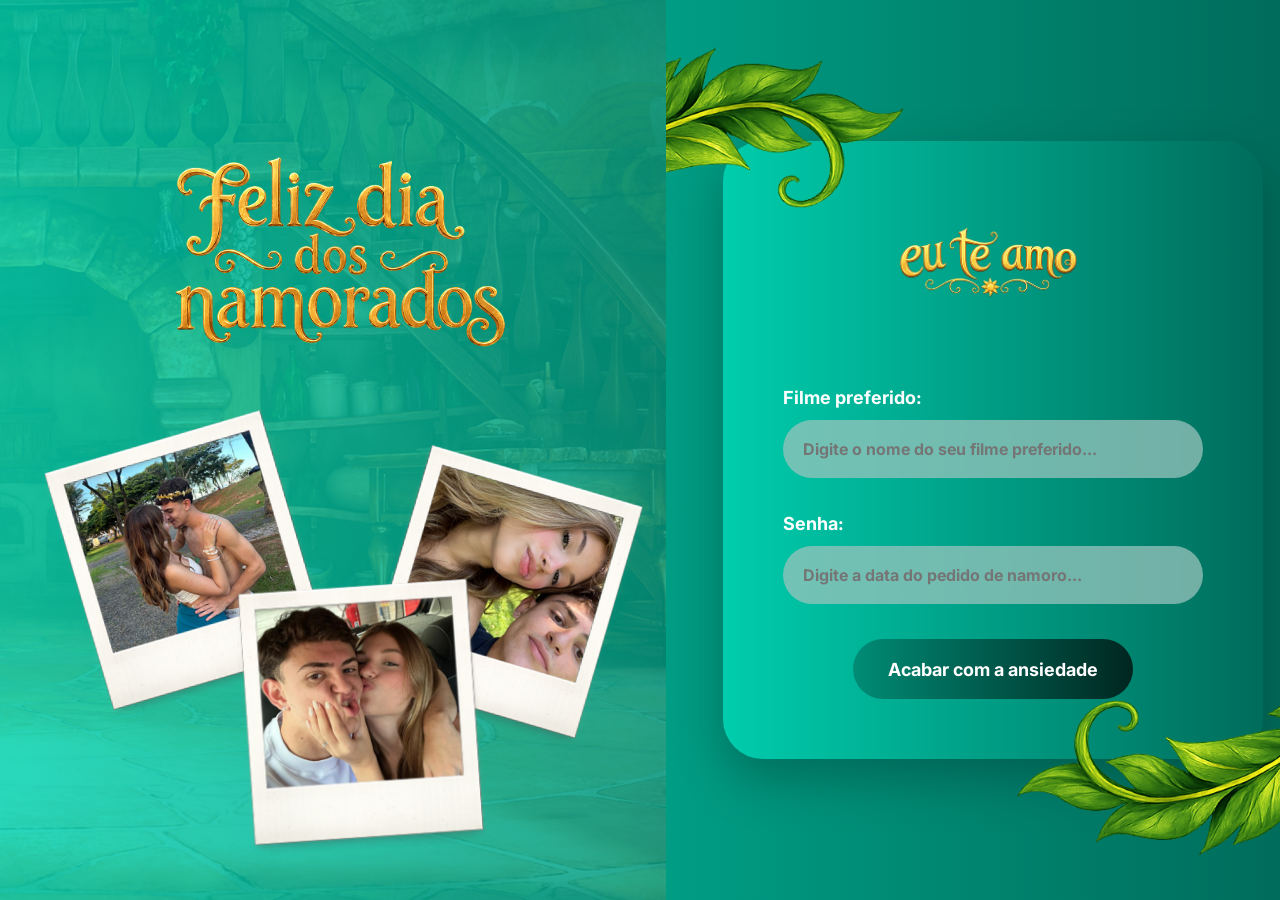
<file: index.html>
<!DOCTYPE html>
<html lang="pt-BR">
<head>
    <meta charset="UTF-8">
    <meta name="viewport" content="width=device-width, initial-scale=1.0">
    <title>Dia dos Namorados</title>

    <link rel="preconnect" href="https://fonts.googleapis.com">
    <link rel="preconnect" href="https://fonts.gstatic.com" crossorigin>
    <link href="https://fonts.googleapis.com/css2?family=Inter:wght@700&display=swap" rel="stylesheet">

    <link rel="stylesheet" href="css/style.css">
</head>
<body>

    <main class="container">

        <!-- LADO ESQUERDO -->
        <section class="left">

            <img
                src="assets/fundologin.png"
                alt="Fundo login"
                class="fundo-login">

            <img
                src="assets/felizdiadosnamorados.png"
                alt="Feliz dia dos namorados"
                class="titulo">

            <div class="polaroids">

                <img src="assets/fotoesquerdapolaroid.png" class="foto foto1">

                <img src="assets/fotodireitapolaroid.png" class="foto foto2">

                <img src="assets/fotocentropolaroid.png" class="foto foto3">

            </div>

        </section>

        <!-- LADO DIREITO -->
        <section class="right">

            <img
                src="assets/folhadireita.png"
                class="folha folha-top">

            <img
                src="assets/folhaesquerda.png"
                class="folha folha-bottom">

            <div class="login-card">

                <img
                    src="assets/euteamo.png"
                    alt="Eu te amo"
                    class="logo-amor">

                <form id="formLogin">

                    <label>
                        Filme preferido:
                    </label>

                    <input
                        type="text"
                        id="filme"
                        placeholder="Digite o nome do seu filme preferido..."
                    >

                    <label>
                        Senha:
                    </label>

                    <input
                        type="password"
                        id="senha"
                        placeholder="Digite a data do pedido de namoro..."
                    >

                    <button type="submit">
                        Acabar com a ansiedade
                    </button>

                </form>

            </div>

        </section>

    </main>

    <script src="js/script.js"></script>

</body>
</html>
</file>
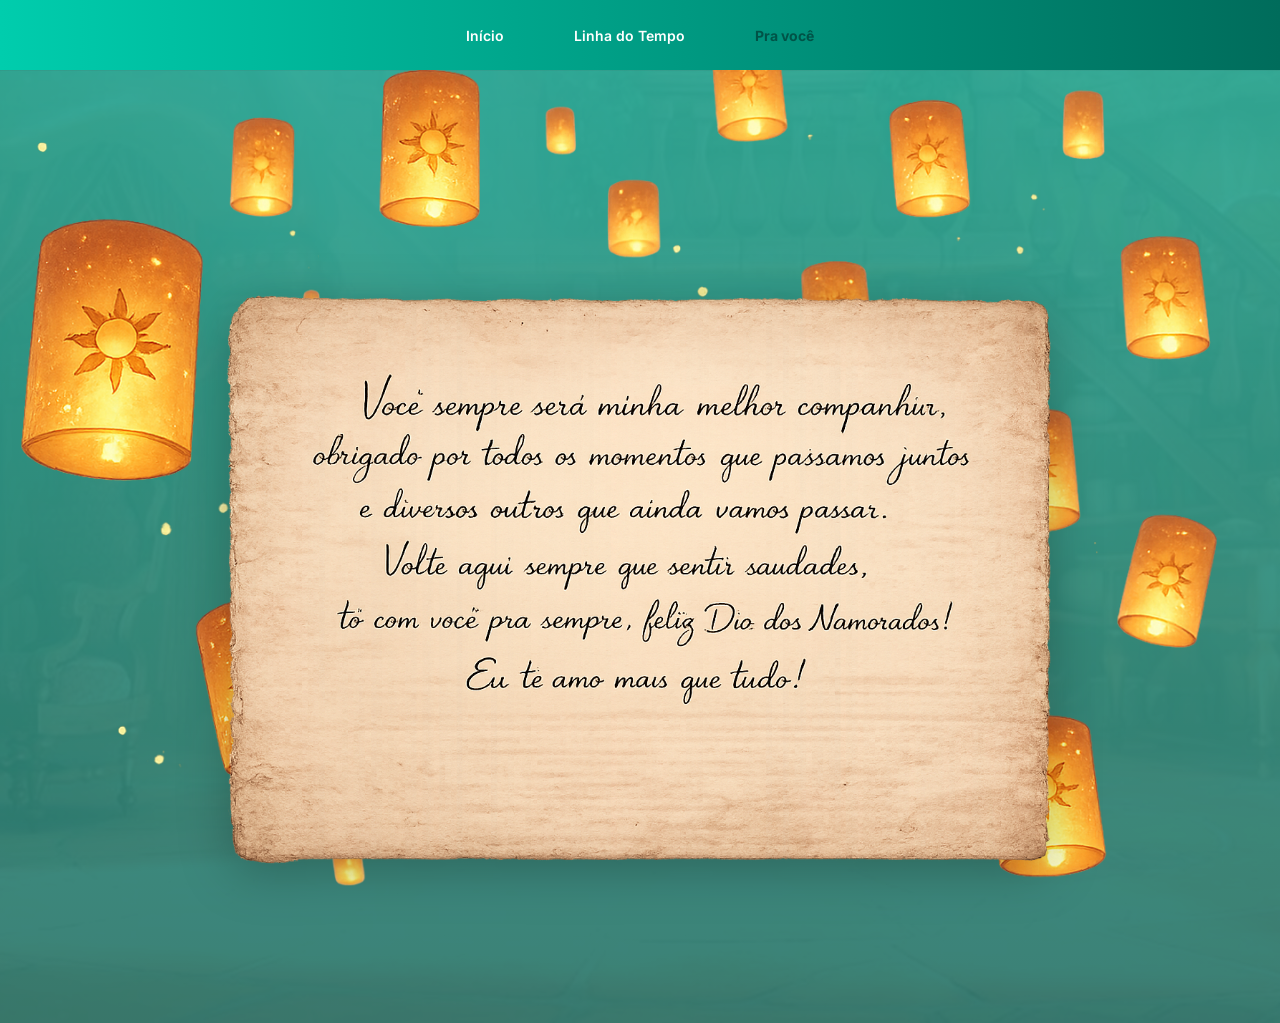
<file: pravc.html>
<!DOCTYPE html>
<html lang="pt-BR">
<head>
    <meta charset="UTF-8">
    <meta name="viewport" content="width=device-width, initial-scale=1.0">
    <title>Pra Você</title>

    <link rel="stylesheet" href="css/home.css">
</head>
<body>

    <header class="navbar">
        <nav>
        <a href="inicio.html" id="navInicio">Início</a>
        <a href="inicio.html" id="navTimeline">Linha do Tempo</a>
        <a href="pravc.html" class="active"">Pra você</a>
    </nav>
    </header>

    <section class="love-letter">

        <!-- lanternas -->
        <img
            src="assets/lanternas.png"
            class="lanternas"
            alt=""
        >

        <!-- pergaminho -->
        <div class="paper-container">

            <img
                src="assets/cartapronta.png"
                class="paper"
                alt=""
            >

        </div>

    </section>

</body>
</html>
</file>
<file: css/style.css>
*{
    margin:0;
    padding:0;
    box-sizing:border-box;
    font-family:'Inter', sans-serif;
    font-weight:700;
}

body{
    min-height:100vh;
    overflow:hidden;

    background:linear-gradient(
        90deg,
        #00D2B1 0%,
        #006C5B 100%
    );
}

.container{
    width:100%;
    height:100vh;
    display:flex;
}

/* ====================
   ESQUERDA
==================== */

.left{
    width:52%;
    position:relative;

    display:flex;
    flex-direction:column;
    align-items:center;
    justify-content:center;

    overflow:hidden;

    background:
        url("../assets/fundologin.png");

    background-size:cover;
    background-position:center;
    background-repeat:no-repeat;
}

.left > *{
    position:relative;
    z-index:30;
}

.fundo-login{
    position:absolute;
    width:100%;
    height:100%;
    object-fit:cover;
    top:0;
    left:0;
    z-index:0;
    opacity: 0.1;
}




.titulo{
    width:440px;
    margin-bottom:50px;
}

.polaroids{
    position:relative;
    width:600px;
    height:350px;
}

.foto{
    position:absolute;
    width:260px;
    transition:.4s;
}

.foto:hover{
    transform:scale(1.05);
}

.foto1{
    width:450px;
    left:-40px;
    top:-60px;
    transform:rotate(-8deg);
}

.foto2{
    width:500px;
    left:220px;
    top: -20px;
    transform:rotate(8deg);
}

.foto3{
    width:500px;
    left:78px;
    top:110px;
    z-index:10;
}

/* ====================
   DIREITA
==================== */

.right{
    width:48%;
    position:relative;
    padding-left:40px;

    display:flex;
    justify-content:center;
    align-items:center;

    overflow:hidden;
}

.folha{
    position:absolute;
    z-index: 20;
}

.folha-top{
    width:410px;

    top:640px;
    left:335px;
}

.folha-bottom{
    width:580px;

    bottom: 630px;;
    right:360px;
}


.login-card{
    width:540px;
    padding:60px;

    border-radius:40px;

    background:linear-gradient(
        90deg,
        #00CDAD 0%,
        #006C5B 100%
    );

    position:relative;
    z-index:10;

    box-shadow:
    0 20px 50px rgba(0,0,0,.25);
}

.logo-amor{
    width:220px;
    display:block;
    margin:auto;
    margin-bottom:40px;
}

form{
    display:flex;
    flex-direction:column;
}

label{
    color:white;
    font-size:18px;
    font-weight:bold;

    margin-bottom:12px;
}

input{
    height:58px;

    border:none;
    border-radius:30px;

    padding:0 20px;

    background:rgba(152, 195, 188, 0.75);
    backdrop-filter:blur(5px);
    font-size:16px;
    color:white;


    margin-bottom:35px;
}

input:focus{
    outline:none;
}

button{
    width:280px;
    height:60px;

    margin:auto;

    border:none;
    border-radius:30px;

    background:linear-gradient(
        90deg,
        #008C76,
        #002620
    );

    color:white;
    font-size:18px;
    font-weight:bold;

    cursor:pointer;

    transition:.3s;
}

button:hover{
    transform:translateY(-3px);
    background:#008C76;
}
</file>
<file: css/home.css>
/* =========================
   RESET
========================= */
@import url('https://fonts.googleapis.com/css2?family=Inter:wght@400;700;800;900&display=swap');
*{
    margin:0;
    padding:0;
    box-sizing:border-box;
}

html{
    scroll-behavior:smooth;
}

body{
    font-family: Inter, Helvetica, sans-serif;
    background:#62807d;
    color:rgb(255, 255, 255);
    overflow-x:hidden;
}

/* =========================
   NAVBAR
========================= */

.navbar{
    height:70px;
    background:linear-gradient(
        90deg,
        #00CDAD,
        #006C5B
    );
    display:flex;
    justify-content:center;
    align-items:center;

    position:sticky;
    top:0;
    z-index:99999;
}

.navbar nav{
    display:flex;
    gap:70px;
}

.navbar a{
    color:rgb(255, 255, 255);
    text-decoration:none;
    font-size:14px;
    font-weight:600;
}

.navbar a:hover{
    opacity:.8;
}

.navbar a{
    color:rgb(255, 255, 255);
    text-decoration:none;
    transition:0.3s;
}

.navbar a.active{
    color:#005347;
    font-weight:700;
}



/* =========================
   HERO
========================= */

.hero{
    position:relative;
    height:370px;
    overflow:visible;
}

.hero-bg{
    position:absolute;
    inset:0;

    width:100%;
    height:100%;

    object-fit:cover;

    opacity:.18;
}

.hero::after{
    content:"";

    position:absolute;
    inset:0;

    background: #43AD9C
    url("../assets/fundoinicio.png");

}

.hero-content{
    position:relative;
    z-index:10;

    max-width:1200px;
    margin:auto;

    display:flex;
    justify-content:space-between;
    align-items:center;

    padding:40px 80px;
}

/* =========================
   POLAROIDS
========================= */

.hero-polaroids{
    position:relative;
    width:450px;
    height:220px;
}

.polaroid{
    position:absolute;
    width: 400px;
}

.polaroid-1{
    left: -100px;;
    top:-50px;
    transform:rotate(-8deg);
}

.polaroid-2{
    right:-80px;
    top: -20px;
    transform:rotate(7deg);
}

.polaroid-3{
    left:20px;
    top:40px;
    z-index:3;
}

/* =========================
   TEXTO HERO
========================= */

.hero-text{
    text-align:left;
    max-width:420px;
}

.hero-text h1{
    font-size:50px;
    line-height:1.1;
    font-weight:900;
}

.hero-text h2{
    margin-top:10px;
    font-size:22px;
    color:#ffffff;
}

.pascal-area img{
    width:110px;
    margin-top:5px;
}

.btn-story{
    display:inline-block;

    margin-top:20px;

    padding:12px 25px;

    border-radius:30px;

    background:linear-gradient(
        90deg,
        #007866,
        #00BFA2
    );

    color:white;
    text-decoration:none;
    font-weight:bold;

    cursor:pointer;

    transition:.3s;
}
.btn-story:hover{
    transform:translateY(-3px);
    background:#008C76;
}
/* =========================
   FOLHAS
========================= */

.folha{
    position:absolute;
    z-index: 999;
}

.folha-left{
    width:630px;

    bottom:-170px;
    left:-230px;
    z-index: 999;
}


.folha-right{
    width:425px;

    bottom: -100px;
    right:0px;
    z-index: 999;
}
/* =========================
   PLAYER
========================= */

.music-section{
    padding:80px 0 40px;
}

.music-card{
    width:900px;
    margin:auto;

    background:linear-gradient(
        90deg,
        #006C5B,
        #00A68C
    );
    border-radius:40px;

    padding:35px;

    box-shadow:
    0 10px 30px rgba(0,0,0,.2);
}

.music-cover{
    width:100%;
    height:320px;

    object-fit:cover;

    border-radius:30px;
}

.music-info{
    margin-top:20px;
}

.music-info h2{
    font-size:34px;
}

.music-info p{
    opacity:.8;
}

.progress-bar{
    width:100%;
    margin-top:25px;
}

.music-controls{
    margin-top:20px;

    display:flex;
    justify-content:center;
    align-items:center;
    gap:25px;
}

.music-controls button{
    border:none;
    background:none;
    color:rgb(255, 255, 255);

    font-size:22px;
    cursor:pointer;
}

.play-btn{
    width:60px;
    height:60px;

    border-radius:50%;

    background:white !important;
    color:#007f73 !important;
}

/* =========================
   TIMELINE
========================= */

.timeline-section{
    position:relative;

    padding:80px 0 120px;

    background:
        linear-gradient(
            rgba(0, 210, 177, 0.50),
            rgba(0, 108, 91, 0.50)
        ),
        url("../assets/fundolinhadotempo.png");

    
    background-size:cover;
    background-position:center;
}

.timeline-section h3{
    text-align:center;

    font-size:28px;
    font-weight:700;

    margin-bottom:15px;
}

.year{
    text-align:center;

    font-size:60px;
    font-weight:900;

    margin-bottom:50px;
}

.timeline{
    position:relative;

    max-width:1100px;
    margin:auto;
}

/* Linha central */

.timeline::before{
    content:"";

    position:absolute;

    left:50%;
    top:0;

    transform:translateX(-50%);

    width:4px;
    height:100%;

    background:rgb(255, 255, 255);
}

/* Itens */

.timeline-item{
    position:relative;

    width:50%;

    padding:20px 40px;

    margin-bottom:40px;
}

.timeline-event{
    display:grid;

    grid-template-columns:
        1fr
        40px
        1fr;

    align-items:center;

    margin-bottom:60px;
}
.timeline-dot{
    width:18px;
    height:18px;

    background:white;

    border-radius:50%;

    justify-self:center;

    position:relative;
}
.timeline-side img{
    width:170px;

    border-radius:10px;
}
.timeline-item.left{
    left:0;
    text-align:right;
}

.timeline-item.right{
    left:50%;
    text-align:left;
}

.left{
    display:flex;
    justify-content:flex-end;
    padding-right:20px;
}
/* Bolinhas */

.timeline-item::before{
    content:"";

    position:absolute;

    width:16px;
    height:16px;

    background:rgb(255, 255, 255);

    border-radius:50%;

    top:50%;
}

.timeline-item.left::before{
    right:-8px;
}

.timeline-item.right::before{
    left:-8px;
}

/* Cards */

.card{
    display:inline-block;

    min-width:260px;

    padding:18px;

    border-radius:12px;

    background:linear-gradient(
        90deg,
        #007866,
        #00BFA2
    );

    box-shadow:
        0 5px 15px rgba(0,0,0,.15);
}

.card small{
    display:block;

    font-size:11px;

    margin-bottom:6px;

    opacity:.8;
}

.card h4{
    font-size:24px;
    font-weight:800;
}

/* Fotos */

.timeline-item img{
    width:220px;
    height:140px;

    object-fit:cover;

    border-radius:10px;

    box-shadow:
        0 6px 20px rgba(0,0,0,.25);
}

/* Anos */

.year-divider{
    position:relative;

    text-align:center;

    margin:60px 0;
}

.year-divider span{
    position:relative;

    z-index:2;

    font-size:58px;
    font-weight:900;

    padding:0 25px;
}

/* =========================
   BOTÃO FINAL
========================= */

.btn-back{
    display:block;

    width:max-content;

    margin:80px auto 0;

    padding:14px 28px;

    border-radius:30px;

    background:linear-gradient(
        90deg,
        #007866,
        #00BFA2
    );

    color:rgb(255, 255, 255);

    text-decoration:none;
    font-weight:bold;

    cursor:pointer;

    transition:.3s;
}

.btn-back:hover{
    transform:translateY(-3px);

    background:#008C76;
}

/* =========================
   RESPONSIVO
========================= */

@media(max-width:1100px){

    .hero-content{
        flex-direction:column;
        gap:40px;
    }

    .hero{
        height:auto;
        padding-bottom:120px;
    }

    .music-card{
        width:90%;
    }

    .timeline::before{
        left:30px;
    }

    .timeline-item{
        width:100%;

        padding-left:80px;
        padding-right:20px;

        text-align:left !important;

        left:0 !important;
    }

    .timeline-item::before{
        left:22px !important;
        right:auto !important;
    }

    .timeline-item img{
        width:100%;
        max-width:300px;
    }

    .year-divider span{
        font-size:42px;
    }
}

@media(max-width:768px){

    .navbar nav{
        gap:25px;
    }

    .hero-polaroids{
        transform:scale(.8);
    }

    .hero-text h1{
        font-size:38px;
    }

    .hero-text h2{
        font-size:18px;
    }

    .music-cover{
        height:220px;
    }

    .music-info h2{
        font-size:24px;
    }

    .year{
        font-size:42px;
    }

    .card h4{
        font-size:18px;
    }
}


.progress-bar{
    width:100%;

    margin-top:20px;

    cursor:pointer;

    accent-color: #ffffff;
}

.titulo-container{
    display:flex;
    align-items:flex-end;
    gap:20px;
}

.titulo-namorados{
    width:360px;
}

.pascal{
    width:100px;
    margin-bottom:px;
}
.botao-pascal{
    display:flex;
    align-items:center;
    gap:10px;

    margin-top:20px;
}

.love-letter{
    min-height:100vh;

    position:relative;

    display:flex;
    justify-content:center;
    align-items:center;

    padding:140px 20px 80px;

    background:
        linear-gradient(
            rgba(0, 210, 177, 0.50),
            rgba(0, 108, 91, 0.50)
        ),
        url("../assets/fundopravc.png");

    background-size:cover;
    background-position:center;

    overflow:hidden;
}

.lanternas{
    position:absolute;

    top:0;
    left:0;

    width:100%;

    z-index:2;

    pointer-events:none;
}

.paper-container{
    position:relative;

    width:100%;
    max-width:1100px;

    z-index:10;
}

.paper{
    width:100%;
    display:block;

    filter:drop-shadow(0 10px 25px rgba(0,0,0,.25));
}

.year-divider{
    position: relative;
    z-index: 10;
}

.year-divider::before{
    content: "";

    position: absolute;

    top: 50%;
    left: 50%;

    transform: translate(-50%, -50%);

    width: 16%;
    height: 100%;

    border-radius: 12px;

    background:linear-gradient(
        90deg,
        #007866,
        #00BFA2
    );

    z-index: -1;
}
</file>
